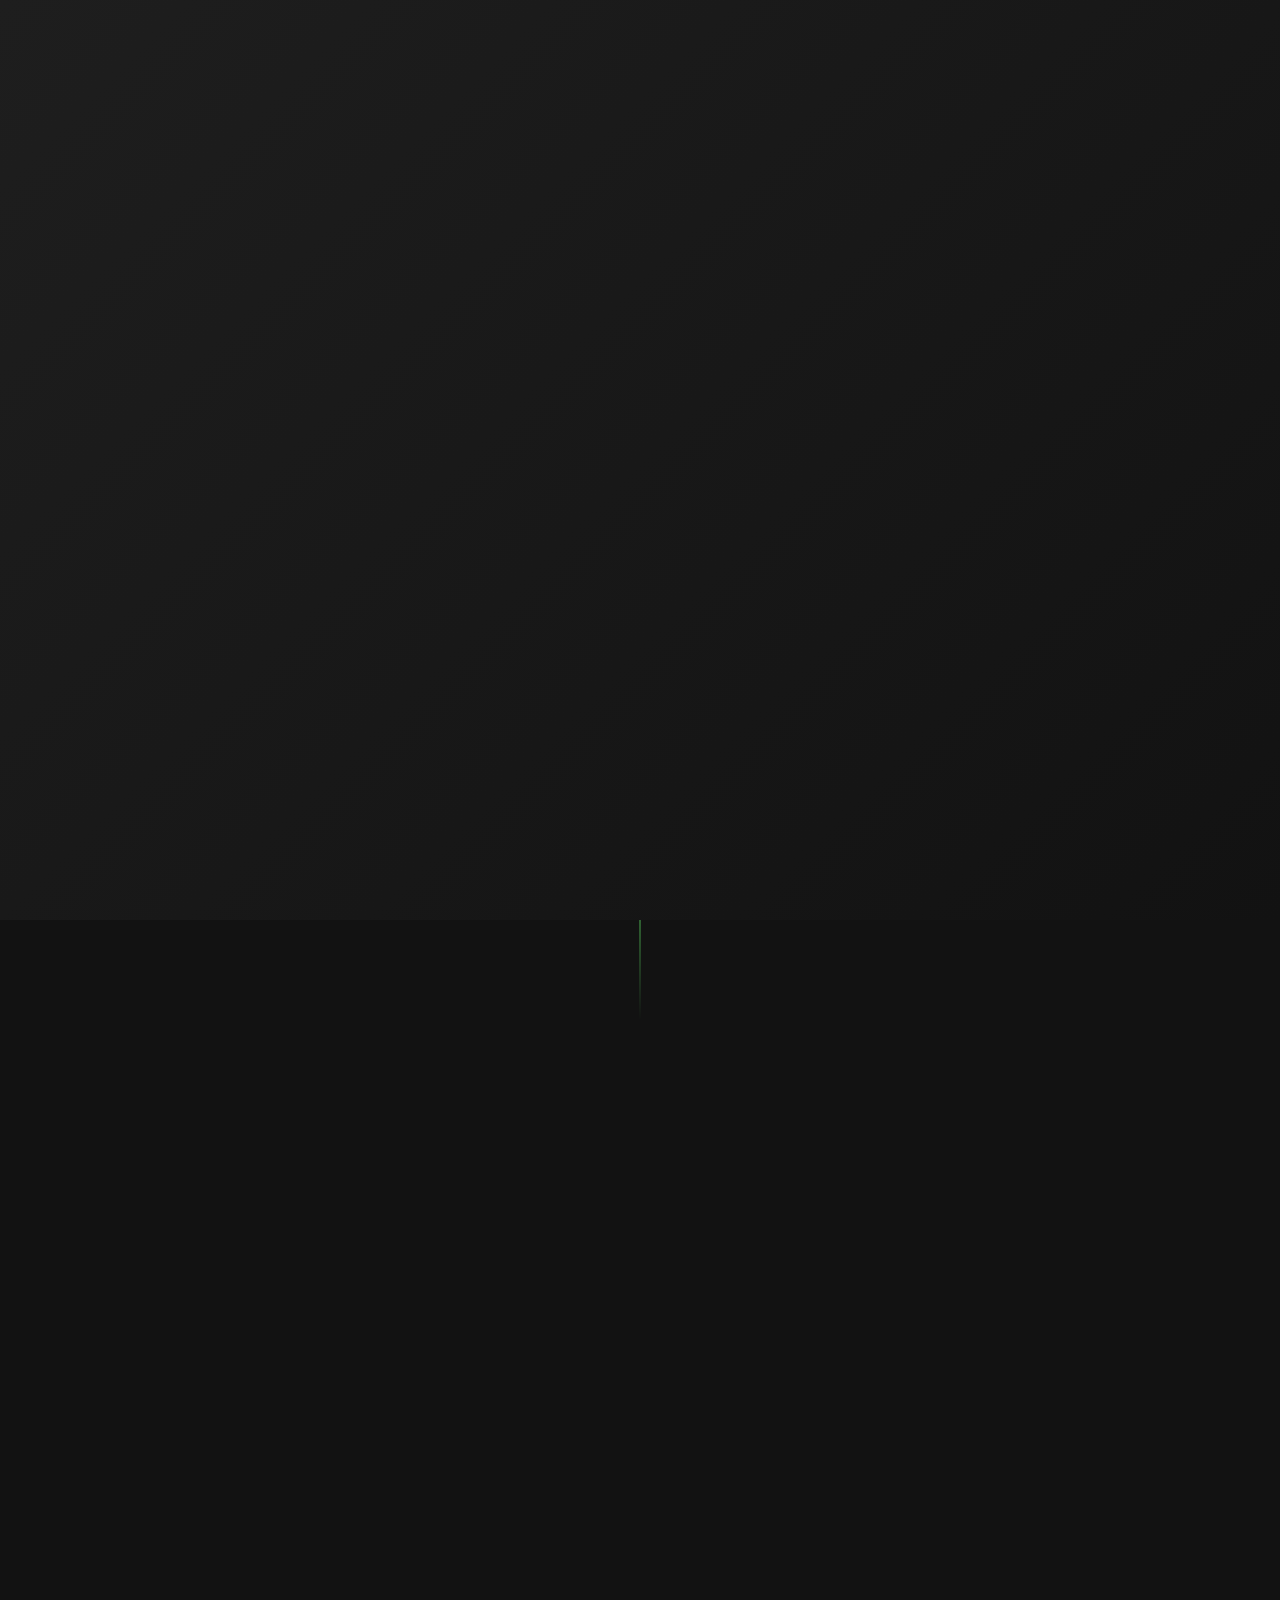
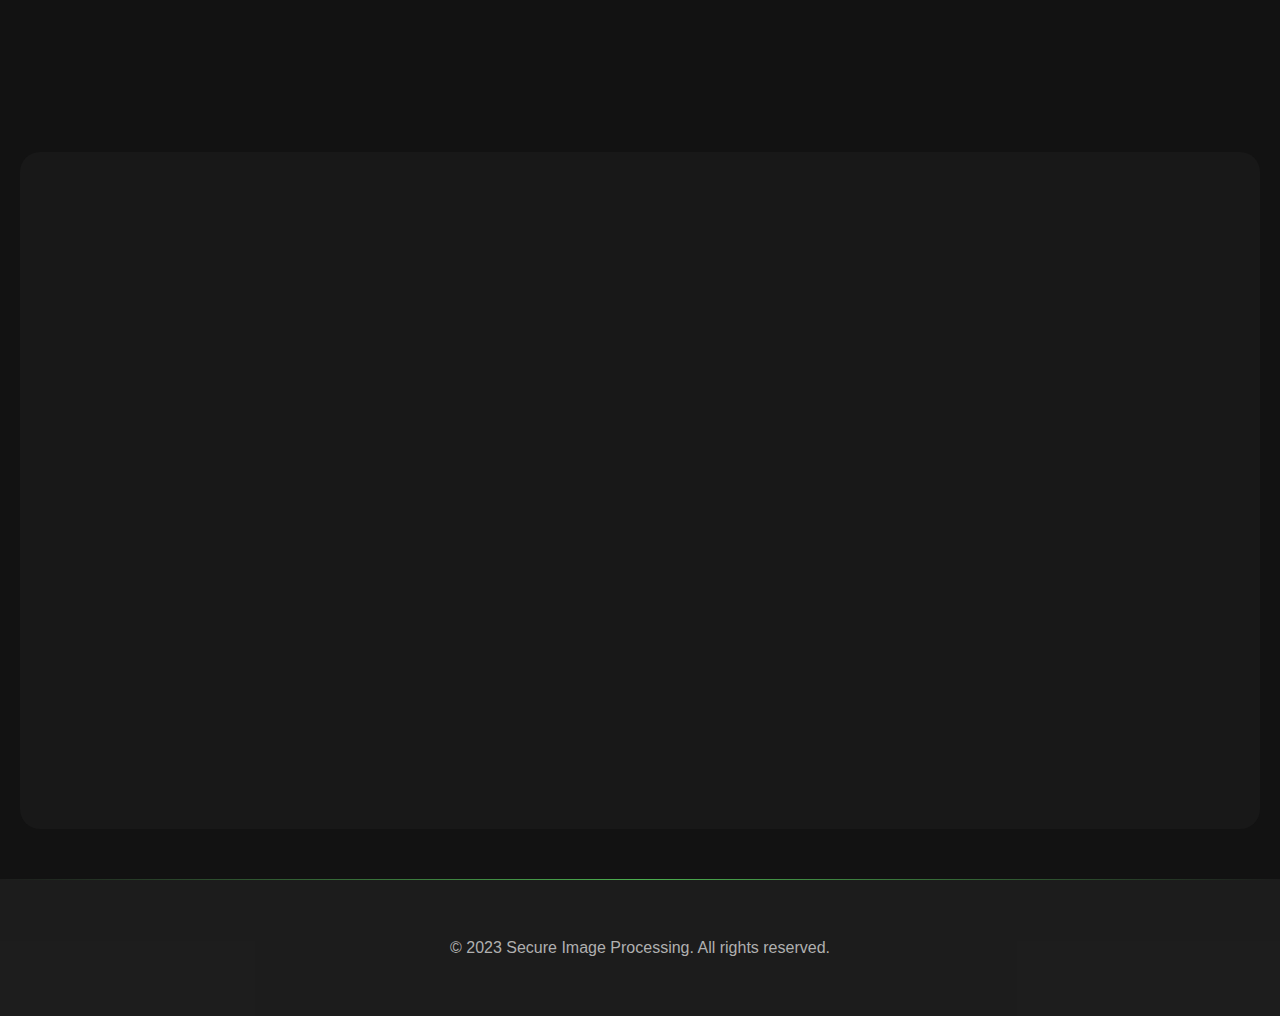
<file: frontend/index.html>
<!DOCTYPE html>
<html lang="en">
<head>
    <meta charset="UTF-8">
    <meta name="viewport" content="width=device-width, initial-scale=1.0">
    <title>Welcome - Secure Image Processing</title>
    <style>
        :root {
            --primary: #4CAF50;      /* Green */
            --primary-dark: #3e8e41;
            --primary-light: #81c784;
            --accent: #8e24aa;       /* Purple accent */
            --accent-light: #b39ddb;
            --bg-dark: #121212;
            --bg-card: #1E1E1E;
            --bg-card-hover: #2A2A2A;
            --text-primary: #FFFFFF;
            --text-secondary: #B0B0B0;
            --shadow-sm: 0 4px 6px rgba(0, 0, 0, 0.1);
            --shadow-md: 0 6px 15px rgba(0, 0, 0, 0.2);
            --shadow-lg: 0 10px 25px rgba(0, 0, 0, 0.3);
        }

        body {
            background-color: var(--bg-dark);
            color: var(--text-primary);
            font-family: 'Segoe UI', Arial, sans-serif;
            margin: 0;
            padding: 0;
            line-height: 1.6;
            overflow-x: hidden;
        }

        .hero {
            background: linear-gradient(135deg, #1E1E1E 0%, #121212 100%);
            padding: 120px 0 80px;
            text-align: center;
            position: relative;
            overflow: hidden;
            min-height: 80vh;
            display: flex;
            align-items: center;
            justify-content: center;
        }

        .hero::before {
            content: '';
            position: absolute;
            top: 0;
            left: 0;
            width: 100%;
            height: 100%;
            background: url('https://cdn.pixabay.com/photo/2018/01/17/20/22/analytics-3088958_1280.jpg') center/cover;
            opacity: 0.08;
            z-index: 0;
            filter: contrast(1.2) saturate(0.8);
        }

        .hero-content {
            position: relative;
            z-index: 1;
            max-width: 1000px;
            margin: 0 auto;
            padding: 0 20px;
            animation: fadeInUp 1s ease forwards;
        }

        .hero-badge {
            background: linear-gradient(90deg, var(--primary), var(--accent));
            display: inline-block;
            padding: 8px 16px;
            border-radius: 50px;
            font-size: 0.95rem;
            font-weight: 600;
            margin-bottom: 30px;
            letter-spacing: 1px;
            text-transform: uppercase;
            box-shadow: 0 4px 15px rgba(0, 0, 0, 0.2);
            opacity: 0;
            animation: fadeInUp 1s ease 0.1s forwards;
        }

        h1 {
            color: var(--primary);
            font-size: 4rem;
            margin-bottom: 20px;
            text-shadow: 0 2px 10px rgba(0, 0, 0, 0.3);
            opacity: 0;
            animation: fadeInUp 1s ease 0.2s forwards;
            line-height: 1.2;
        }

        .subtitle {
            font-size: 1.5rem;
            color: var(--text-secondary);
            margin-bottom: 40px;
            opacity: 0;
            animation: fadeInUp 1s ease 0.4s forwards;
            max-width: 700px;
            margin-left: auto;
            margin-right: auto;
        }

        .cta-buttons {
            opacity: 0;
            animation: fadeInUp 1s ease 0.6s forwards;
            display: flex;
            gap: 20px;
            justify-content: center;
            flex-wrap: wrap;
        }

        .cta-button {
            display: inline-flex;
            align-items: center;
            justify-content: center;
            background-color: var(--primary);
            color: white;
            padding: 15px 32px;
            height: 56px;
            border-radius: 50px;
            text-decoration: none;
            font-weight: 600;
            letter-spacing: 0.5px;
            transition: all 0.3s ease;
            border: none;
            position: relative;
            overflow: hidden;
            z-index: 1;
            box-shadow: 0 4px 15px rgba(76, 175, 80, 0.3);
            font-size: 1.1rem;
            min-width: 180px;
        }

        .cta-button.secondary {
            background-color: transparent;
            border: 2px solid var(--accent);
            color: var(--accent);
            box-shadow: none;
        }

        .cta-button.secondary:hover {
            background-color: var(--accent);
            color: white;
            transform: translateY(-3px);
            box-shadow: 0 7px 20px rgba(142, 36, 170, 0.3);
        }

        .cta-button:before {
            content: '';
            position: absolute;
            top: 0;
            left: -100%;
            width: 100%;
            height: 100%;
            background: linear-gradient(90deg, transparent, rgba(255, 255, 255, 0.2), transparent);
            transition: 0.5s;
            z-index: -1;
        }

        .cta-button:hover {
            background-color: var(--primary-dark);
            box-shadow: 0 7px 20px rgba(76, 175, 80, 0.5);
            transform: translateY(-3px);
        }

        .cta-button:hover:before {
            left: 100%;
        }

        .features {
            padding: 120px 20px;
            max-width: 1200px;
            margin: 0 auto;
            position: relative;
        }

        .features::before {
            content: '';
            position: absolute;
            top: 0;
            left: 50%;
            transform: translateX(-50%);
            width: 1px;
            height: 100px;
            background: linear-gradient(to bottom, var(--primary), transparent);
        }

        .section-title {
            text-align: center;
            color: var(--primary);
            font-size: 2.5rem;
            margin-bottom: 70px;
            position: relative;
            opacity: 0;
            transform: translateY(30px);
            transition: opacity 0.8s ease, transform 0.8s ease;
        }

        .section-visible .section-title {
            opacity: 1;
            transform: translateY(0);
        }

        .section-title:after {
            content: '';
            position: absolute;
            bottom: -15px;
            left: 50%;
            transform: translateX(-50%);
            width: 0;
            height: 3px;
            background: linear-gradient(90deg, var(--primary), var(--accent));
            transition: width 1.2s ease 0.3s;
        }

        .section-visible .section-title:after {
            width: 80px;
        }

        .feature-grid {
            display: grid;
            grid-template-columns: repeat(auto-fit, minmax(350px, 1fr));
            gap: 40px;
        }

        .feature-card {
            background-color: var(--bg-card);
            border-radius: 16px;
            padding: 40px 30px;
            box-shadow: var(--shadow-md);
            transition: transform 0.5s ease, box-shadow 0.5s ease, opacity 0.5s ease;
            border: 1px solid #333;
            opacity: 0;
            transform: translateY(40px);
            display: flex;
            flex-direction: column;
            align-items: flex-start;
            position: relative;
            overflow: hidden;
        }

        .feature-card::before {
            content: '';
            position: absolute;
            top: 0;
            left: 0;
            width: 4px;
            height: 0;
            background: linear-gradient(to bottom, var(--primary), var(--accent));
            transition: height 0.5s ease;
        }

        .feature-card:hover::before {
            height: 100%;
        }

        .feature-card:nth-child(1) {
            transition-delay: 0.1s;
        }

        .feature-card:nth-child(2) {
            transition-delay: 0.3s;
        }

        .feature-card:nth-child(3) {
            transition-delay: 0.5s;
        }

        .section-visible .feature-card {
            opacity: 1;
            transform: translateY(0);
        }

        .feature-card:hover {
            transform: translateY(-10px);
            box-shadow: var(--shadow-lg);
            background-color: var(--bg-card-hover);
        }

        .feature-icon {
            font-size: 2.5rem;
            color: var(--primary);
            margin-bottom: 25px;
            background: rgba(76, 175, 80, 0.1);
            width: 70px;
            height: 70px;
            border-radius: 50%;
            display: flex;
            align-items: center;
            justify-content: center;
            border: 1px dashed rgba(76, 175, 80, 0.3);
            transition: transform 0.3s ease, background-color 0.3s ease;
        }

        .feature-card:hover .feature-icon {
            transform: scale(1.1);
            background: rgba(76, 175, 80, 0.2);
        }

        .feature-title {
            color: var(--primary);
            font-size: 1.5rem;
            margin-bottom: 15px;
            transition: color 0.3s ease;
        }

        .feature-card:hover .feature-title {
            color: var(--primary-light);
        }

        .feature-desc {
            color: var(--text-secondary);
            line-height: 1.7;
        }

        .security {
            padding: 120px 20px;
            max-width: 1200px;
            margin: 0 auto;
            background-color: rgba(30, 30, 30, 0.5);
            border-radius: 20px;
        }

        .security-cards {
            display: grid;
            grid-template-columns: repeat(auto-fit, minmax(320px, 1fr));
            gap: 30px;
        }

        .security-card {
            background-color: var(--bg-card);
            border-radius: 16px;
            padding: 30px;
            box-shadow: var(--shadow-md);
            opacity: 0;
            transform: translateY(40px);
            transition: opacity 0.5s ease, transform 0.5s ease, box-shadow 0.3s ease;
            position: relative;
            overflow: hidden;
            z-index: 1;
        }

        .security-card::after {
            content: '';
            position: absolute;
            bottom: 0;
            right: 0;
            width: 100px;
            height: 100px;
            background: linear-gradient(135deg, transparent 50%, rgba(76, 175, 80, 0.1) 50%);
            z-index: -1;
            transition: transform 0.5s ease;
        }

        .security-card:hover::after {
            transform: scale(1.5);
        }

        .security-card:nth-child(1) {
            transition-delay: 0.1s;
        }

        .security-card:nth-child(2) {
            transition-delay: 0.3s;
        }

        .security-card:nth-child(3) {
            transition-delay: 0.5s;
        }

        .section-visible .security-card {
            opacity: 1;
            transform: translateY(0);
        }

        .security-card:hover {
            box-shadow: var(--shadow-lg);
            transform: translateY(-5px);
        }

        .security-title {
            color: var(--primary);
            font-size: 1.3rem;
            margin-bottom: 15px;
            display: flex;
            align-items: center;
        }

        .security-icon {
            margin-right: 15px;
            background: rgba(76, 175, 80, 0.1);
            width: 50px;
            height: 50px;
            border-radius: 12px;
            display: flex;
            align-items: center;
            justify-content: center;
            transition: transform 0.3s ease;
        }

        .security-card:hover .security-icon {
            transform: rotateY(180deg);
        }

        .security-title span {
            margin-left: 10px;
        }

        footer {
            background-color: rgba(30, 30, 30, 0.9);
            color: var(--text-secondary);
            text-align: center;
            padding: 40px 0;
            margin-top: 50px;
            position: relative;
        }

        footer::before {
            content: '';
            position: absolute;
            top: 0;
            left: 0;
            width: 100%;
            height: 1px;
            background: linear-gradient(90deg, transparent, var(--primary), transparent);
        }

        /* Scroll Animation Keyframes */
        @keyframes fadeInUp {
            from {
                opacity: 0;
                transform: translateY(40px);
            }
            to {
                opacity: 1;
                transform: translateY(0);
            }
        }

        /* Scroll Progress Bar */
        .progress-container {
            position: fixed;
            top: 0;
            z-index: 1000;
            width: 100%;
            height: 4px;
            background: transparent;
        }

        .progress-bar {
            height: 4px;
            background: linear-gradient(90deg, var(--primary), var(--accent));
            width: 0%;
            border-radius: 0 2px 2px 0;
            box-shadow: 0 0 10px rgba(76, 175, 80, 0.5);
            transition: width 0.1s ease;
        }

        /* Responsive Styles */
        @media (max-width: 768px) {
            h1 {
                font-size: 2.5rem;
            }

            .subtitle {
                font-size: 1.2rem;
            }

            .feature-grid {
                grid-template-columns: 1fr;
            }

            .section-title {
                font-size: 2rem;
            }
        }
    </style>
</head>
<body>
    <div class="progress-container">
        <div class="progress-bar" id="progressBar"></div>
    </div>

    <section class="hero">
        <div class="hero-content">
            <div class="hero-badge">Advanced Security</div>
            <h1>Secure Image Processing and Transmission</h1>
            <div class="subtitle">A comprehensive solution for encrypting, processing, and securely transmitting digital images with end-to-end protection</div>
            <div class="cta-buttons">
                <a href="home.html" class="cta-button">Get Started</a>
                <a href="#features" class="cta-button secondary">Learn More</a>
            </div>
        </div>
    </section>

    <section class="features" id="features">
        <h2 class="section-title">Key Features</h2>
        <div class="feature-grid">
            <div class="feature-card">
                <div class="feature-icon">🔒</div>
                <h3 class="feature-title">Advanced Encryption</h3>
                <p class="feature-desc">Use state-of-the-art encryption algorithms to protect your images from unauthorized access. Our encryption process ensures that only those with the correct key can view the original content.</p>
            </div>
            <div class="feature-card">
                <div class="feature-icon">🖼️</div>
                <h3 class="feature-title">Image Processing</h3>
                <p class="feature-desc">Apply various transformations and effects to your images before encrypting them. Options include rotation, grayscale conversion, flipping, and Gaussian blur for complete workflow integration.</p>
            </div>
            <div class="feature-card">
                <div class="feature-icon">📡</div>
                <h3 class="feature-title">Secure Transmission</h3>
                <p class="feature-desc">Transmit your encrypted images across networks with confidence. Our application ensures that your data remains protected throughout the entire transmission process with minimal overhead.</p>
            </div>
        </div>
    </section>

    <section class="security" id="securitySection">
        <h2 class="section-title">Security Features</h2>
        <div class="security-cards">
            <div class="security-card">
                <div class="security-title">
                    <div class="security-icon">🔐</div>
                    <span>End-to-End Encryption</span>
                </div>
                <p>Your images are encrypted from the moment they're processed and remain encrypted until you choose to decrypt them, ensuring complete privacy throughout the entire process.</p>
            </div>
            <div class="security-card">
                <div class="security-title">
                    <div class="security-icon">🔑</div>
                    <span>User-controlled Keys</span>
                </div>
                <p>You maintain complete control over your encryption keys, ensuring that only you can access your encrypted data. No third parties, not even our servers, can access your keys.</p>
            </div>
            <div class="security-card">
                <div class="security-title">
                    <div class="security-icon">🛡️</div>
                    <span>No Server Storage</span>
                </div>
                <p>Your images and keys are never stored on our servers, eliminating the risk of data breaches. All processing happens locally on your device for maximum security.</p>
            </div>
        </div>
    </section>

    <footer>
        <p>&copy; 2023 Secure Image Processing. All rights reserved.</p>
    </footer>

    <script>
        // Smooth scroll for anchor links
        document.querySelectorAll('a[href^="#"]').forEach(anchor => {
            anchor.addEventListener('click', function (e) {
                e.preventDefault();
                
                document.querySelector(this.getAttribute('href')).scrollIntoView({
                    behavior: 'smooth'
                });
            });
        });
        
        // Scroll animation for sections
        document.addEventListener('DOMContentLoaded', function() {
            // Initialize scroll observer
            const sections = document.querySelectorAll('.features, .security');
            
            const observerOptions = {
                root: null,
                rootMargin: '0px',
                threshold: 0.25
            };

            const observer = new IntersectionObserver(function(entries, observer) {
                entries.forEach(entry => {
                    if (entry.isIntersecting) {
                        entry.target.classList.add('section-visible');
                    }
                });
            }, observerOptions);

            sections.forEach(section => {
                observer.observe(section);
            });

            // Progress bar
            window.onscroll = function() {updateProgressBar()};

            function updateProgressBar() {
                const winScroll = document.body.scrollTop || document.documentElement.scrollTop;
                const height = document.documentElement.scrollHeight - document.documentElement.clientHeight;
                const scrolled = (winScroll / height) * 100;
                document.getElementById("progressBar").style.width = scrolled + "%";
            }
        });
    </script>
</body>
</html>
</file>
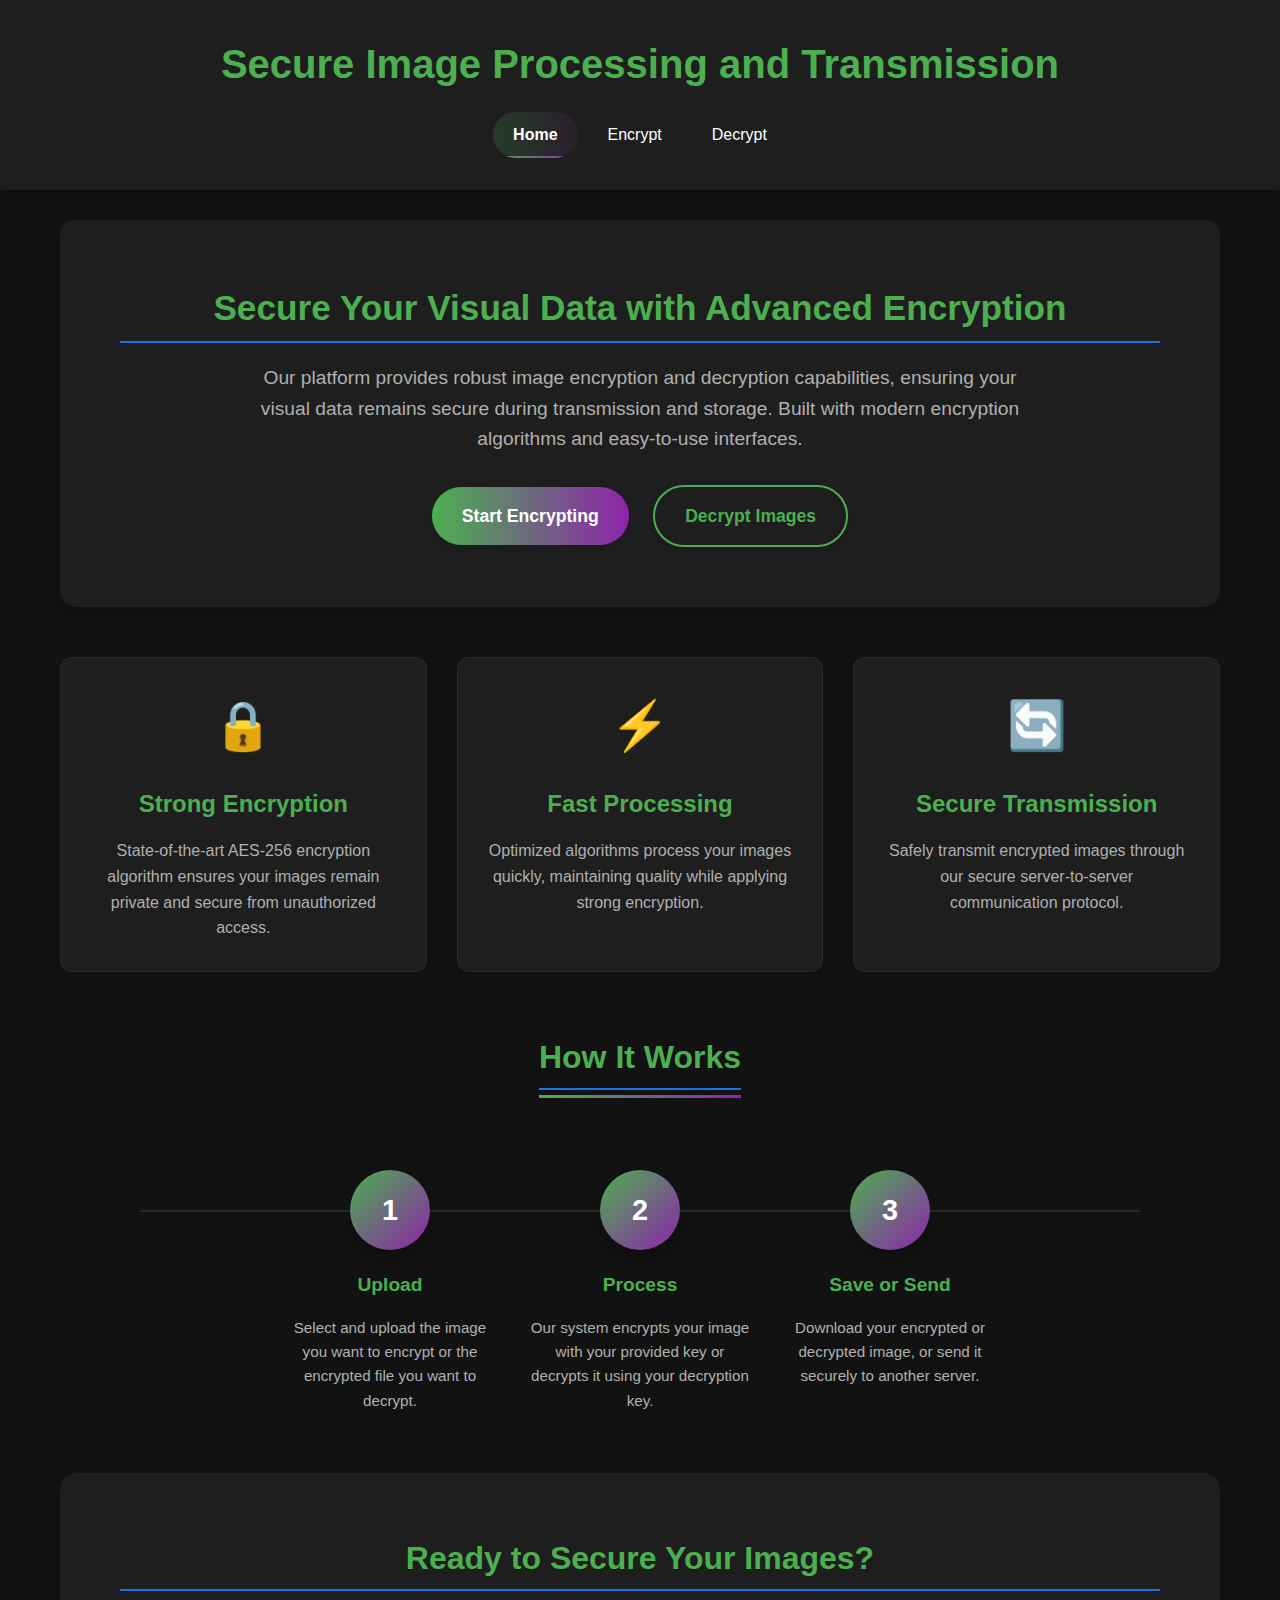
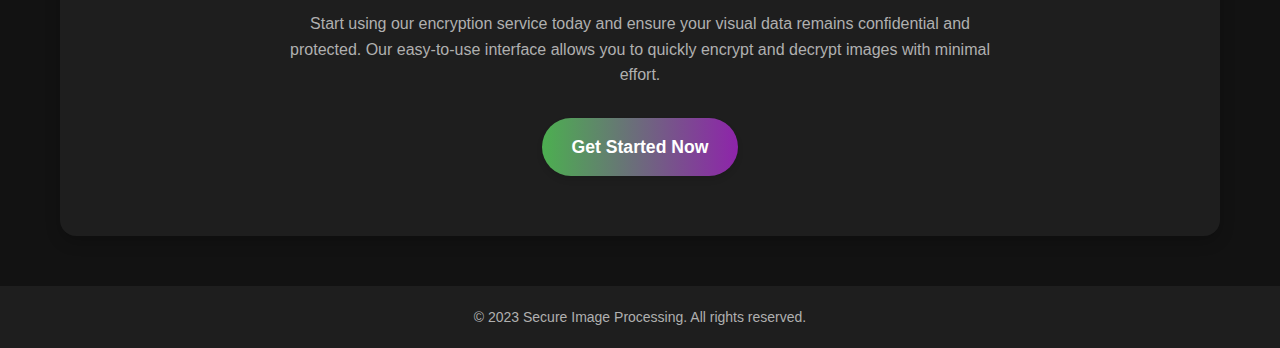
<file: frontend/home.html>
<!DOCTYPE html>
<html lang="en">
<head>
    <meta charset="UTF-8">
    <meta name="viewport" content="width=device-width, initial-scale=1.0">
    <title>Secure Image Processing - Home</title>
    <link rel="stylesheet" href="styles.css">
    <style>
        :root {
            --primary: #4CAF50;      /* Green */
            --primary-dark: #3e8e41;
            --primary-light: #81c784;
            --accent: #8e24aa;       /* Purple accent */
            --accent-light: #b39ddb;
            --bg-dark: #121212;
            --bg-card: #1E1E1E;
            --bg-card-hover: #2A2A2A;
            --text-primary: #FFFFFF;
            --text-secondary: #B0B0B0;
            --shadow-sm: 0 4px 6px rgba(0, 0, 0, 0.1);
            --shadow-md: 0 6px 15px rgba(0, 0, 0, 0.2);
            --shadow-lg: 0 10px 25px rgba(0, 0, 0, 0.3);
        }
        
        body {
            background-color: var(--bg-dark);
            color: var(--text-primary);
            font-family: 'Segoe UI', Arial, sans-serif;
            margin: 0;
            padding: 0;
            line-height: 1.6;
        }

        .container {
            max-width: 1200px;
            margin: 0 auto;
            padding: 0 20px;
        }

        header {
            background-color: var(--bg-card);
            padding: 2rem;
            text-align: center;
            box-shadow: var(--shadow-md);
            position: relative;
            overflow: hidden;
        }

        header::before {
            content: '';
            position: absolute;
            top: 0;
            left: 0;
            width: 100%;
            height: 100%;
            background: url('https://cdn.pixabay.com/photo/2018/01/17/20/22/analytics-3088958_1280.jpg') center/cover;
            opacity: 0.05;
            z-index: 0;
        }

        header h1 {
            color: var(--primary);
            margin: 0;
            font-size: 2.5rem;
            position: relative;
            z-index: 1;
        }

        nav {
            margin-top: 1rem;
            position: relative;
            z-index: 1;
        }

        .nav-link {
            color: var(--text-primary);
            text-decoration: none;
            padding: 10px 20px;
            margin: 0 5px;
            border-radius: 50px;
            transition: all 0.3s ease;
            display: inline-block;
            font-weight: 500;
            position: relative;
            overflow: hidden;
        }

        .nav-link:hover {
            background-color: rgba(76, 175, 80, 0.1);
            transform: translateY(-2px);
        }

        .nav-link.active {
            background: linear-gradient(90deg, rgba(76, 175, 80, 0.2), rgba(142, 36, 170, 0.1));
            font-weight: 600;
        }

        .nav-link.active::after {
            content: '';
            position: absolute;
            bottom: 0;
            left: 0;
            width: 100%;
            height: 2px;
            background: linear-gradient(90deg, var(--primary), var(--accent));
        }

        /* Hero section */
        .hero {
            background-color: var(--bg-card);
            border-radius: 16px;
            margin: 30px 0;
            padding: 60px;
            text-align: center;
            position: relative;
            overflow: hidden;
            box-shadow: var(--shadow-md);
        }

        .hero::before {
            content: '';
            position: absolute;
            top: 0;
            left: 0;
            width: 100%;
            height: 100%;
            background: url('https://cdn.pixabay.com/photo/2018/01/17/20/22/analytics-3088958_1280.jpg') center/cover;
            opacity: 0.05;
            z-index: 0;
            filter: contrast(1.2) saturate(0.8);
        }

        .hero h2 {
            color: var(--primary);
            font-size: 2.2rem;
            margin-bottom: 20px;
            position: relative;
            z-index: 1;
        }

        .hero p {
            font-size: 1.2rem;
            margin-bottom: 30px;
            max-width: 800px;
            margin-left: auto;
            margin-right: auto;
            color: var(--text-secondary);
            position: relative;
            z-index: 1;
        }

        .cta-button {
            display: inline-block;
            background: linear-gradient(90deg, var(--primary), var(--accent));
            color: white;
            padding: 15px 30px;
            border-radius: 50px;
            text-decoration: none;
            font-weight: 600;
            transition: all 0.3s ease;
            position: relative;
            z-index: 1;
            box-shadow: var(--shadow-sm);
            border: none;
            cursor: pointer;
            font-size: 1.1rem;
            margin: 0 10px;
        }

        .cta-button:hover {
            transform: translateY(-3px);
            box-shadow: var(--shadow-md);
        }

        .cta-button.outline {
            background: transparent;
            color: var(--primary);
            border: 2px solid var(--primary);
        }

        .cta-button.outline:hover {
            background-color: rgba(76, 175, 80, 0.1);
        }

        /* Features section */
        .features {
            display: grid;
            grid-template-columns: repeat(auto-fit, minmax(300px, 1fr));
            gap: 30px;
            margin: 50px 0;
        }

        .feature-card {
            background-color: var(--bg-card);
            border-radius: 12px;
            padding: 30px;
            text-align: center;
            box-shadow: var(--shadow-sm);
            transition: transform 0.3s ease, box-shadow 0.3s ease;
            position: relative;
            overflow: hidden;
            border: 1px solid rgba(255, 255, 255, 0.05);
        }

        .feature-card:hover {
            transform: translateY(-5px);
            box-shadow: var(--shadow-md);
            border-color: rgba(76, 175, 80, 0.2);
        }

        .feature-card::before {
            content: '';
            position: absolute;
            top: 0;
            left: 0;
            width: 100%;
            height: 5px;
            background: linear-gradient(90deg, var(--primary), var(--accent));
            transform: scaleX(0);
            transform-origin: left;
            transition: transform 0.3s ease;
        }

        .feature-card:hover::before {
            transform: scaleX(1);
        }

        .feature-icon {
            font-size: 3rem;
            margin-bottom: 20px;
            color: var(--primary);
        }

        .feature-card h3 {
            color: var(--primary);
            margin-bottom: 15px;
            font-size: 1.5rem;
        }

        .feature-card p {
            color: var(--text-secondary);
        }

        /* How it works section */
        .how-it-works {
            margin: 60px 0;
            text-align: center;
        }

        .how-it-works h2 {
            color: var(--primary);
            font-size: 2rem;
            margin-bottom: 50px;
            position: relative;
            display: inline-block;
        }

        .how-it-works h2::after {
            content: '';
            position: absolute;
            bottom: -10px;
            left: 0;
            width: 100%;
            height: 3px;
            background: linear-gradient(90deg, var(--primary), var(--accent));
        }

        .steps {
            display: flex;
            justify-content: center;
            margin-top: 30px;
            position: relative;
            padding: 0 20px;
            max-width: 1000px;
            margin-left: auto;
            margin-right: auto;
        }

        .steps::before {
            content: '';
            position: absolute;
            top: 40px;
            left: 0;
            width: 100%;
            height: 2px;
            background-color: rgba(255, 255, 255, 0.1);
            z-index: 0;
        }

        .step {
            flex: 1;
            position: relative;
            z-index: 1;
            padding: 0 15px;
            max-width: 250px;
        }

        .step-number {
            width: 80px;
            height: 80px;
            border-radius: 50%;
            background: linear-gradient(135deg, var(--primary), var(--accent));
            color: white;
            display: flex;
            align-items: center;
            justify-content: center;
            font-size: 1.8rem;
            font-weight: bold;
            margin: 0 auto 20px;
            box-shadow: var(--shadow-md);
        }

        .step h3 {
            color: var(--primary);
            margin-bottom: 15px;
        }

        .step p {
            color: var(--text-secondary);
            font-size: 0.95rem;
        }

        /* CTA section */
        .cta-section {
            background-color: var(--bg-card);
            border-radius: 16px;
            padding: 60px;
            margin: 50px 0;
            text-align: center;
            box-shadow: var(--shadow-md);
            position: relative;
            overflow: hidden;
        }

        .cta-section::before {
            content: '';
            position: absolute;
            top: 0;
            left: 0;
            width: 100%;
            height: 100%;
            background: url('https://cdn.pixabay.com/photo/2018/01/17/20/22/analytics-3088958_1280.jpg') center/cover;
            opacity: 0.05;
            z-index: 0;
            filter: contrast(1.2) saturate(0.8);
        }

        .cta-section h2 {
            color: var(--primary);
            font-size: 2rem;
            margin-bottom: 20px;
            position: relative;
            z-index: 1;
        }

        .cta-section p {
            color: var(--text-secondary);
            margin-bottom: 30px;
            max-width: 700px;
            margin-left: auto;
            margin-right: auto;
            position: relative;
            z-index: 1;
        }

        /* Footer */
        footer {
            background-color: var(--bg-card);
            color: var(--text-secondary);
            text-align: center;
            padding: 20px;
            margin-top: 50px;
        }

        /* Media queries */
        @media (max-width: 768px) {
            .hero {
                padding: 40px 20px;
            }
            
            .features {
                grid-template-columns: 1fr;
            }
            
            .steps {
                flex-direction: column;
                align-items: center;
            }
            
            .steps::before {
                display: none;
            }
            
            .step {
                margin-bottom: 40px;
            }
            
            .cta-section {
                padding: 40px 20px;
            }
        }
    </style>
</head>
<body>
    <header>
        <h1>Secure Image Processing and Transmission</h1>
        <nav>
            <a href="home.html" class="nav-link active">Home</a>
            <a href="encrypt.html" class="nav-link">Encrypt</a>
            <a href="decrypt.html" class="nav-link">Decrypt</a>
        </nav>
    </header>

    <div class="container">
        <section class="hero">
            <h2>Secure Your Visual Data with Advanced Encryption</h2>
            <p>Our platform provides robust image encryption and decryption capabilities, ensuring your visual data remains secure during transmission and storage. Built with modern encryption algorithms and easy-to-use interfaces.</p>
            <div>
                <a href="encrypt.html" class="cta-button">Start Encrypting</a>
                <a href="decrypt.html" class="cta-button outline">Decrypt Images</a>
            </div>
        </section>

        <section class="features">
            <div class="feature-card">
                <div class="feature-icon">🔒</div>
                <h3>Strong Encryption</h3>
                <p>State-of-the-art AES-256 encryption algorithm ensures your images remain private and secure from unauthorized access.</p>
            </div>
            <div class="feature-card">
                <div class="feature-icon">⚡</div>
                <h3>Fast Processing</h3>
                <p>Optimized algorithms process your images quickly, maintaining quality while applying strong encryption.</p>
            </div>
            <div class="feature-card">
                <div class="feature-icon">🔄</div>
                <h3>Secure Transmission</h3>
                <p>Safely transmit encrypted images through our secure server-to-server communication protocol.</p>
            </div>
        </section>

        <section class="how-it-works">
            <h2>How It Works</h2>
            <div class="steps">
                <div class="step">
                    <div class="step-number">1</div>
                    <h3>Upload</h3>
                    <p>Select and upload the image you want to encrypt or the encrypted file you want to decrypt.</p>
                </div>
                <div class="step">
                    <div class="step-number">2</div>
                    <h3>Process</h3>
                    <p>Our system encrypts your image with your provided key or decrypts it using your decryption key.</p>
                </div>
                <div class="step">
                    <div class="step-number">3</div>
                    <h3>Save or Send</h3>
                    <p>Download your encrypted or decrypted image, or send it securely to another server.</p>
                </div>
            </div>
        </section>

        <section class="cta-section">
            <h2>Ready to Secure Your Images?</h2>
            <p>Start using our encryption service today and ensure your visual data remains confidential and protected. Our easy-to-use interface allows you to quickly encrypt and decrypt images with minimal effort.</p>
            <a href="encrypt.html" class="cta-button">Get Started Now</a>
        </section>
    </div>

    <footer>
        <p>&copy; 2023 Secure Image Processing. All rights reserved.</p>
    </footer>
</body>
</html>
</file>
<file: frontend/styles.css>
/* Reset and base styles */
* {
    box-sizing: border-box;
    margin: 0;
    padding: 0;
}

body {
    font-family: 'Segoe UI', Tahoma, Geneva, Verdana, sans-serif;
    line-height: 1.6;
    color: #333;
    background-color: #f4f4f4;
    padding-bottom: 30px;
}

header {
    background-color: #1a73e8;
    color: white;
    text-align: center;
    padding: 30px 0 20px;
    margin-bottom: 30px;
    box-shadow: 0 3px 10px rgba(0, 0, 0, 0.1);
}

nav {
    display: flex;
    justify-content: center;
    margin-top: 15px;
}

.nav-link {
    color: white;
    text-decoration: none;
    padding: 8px 16px;
    margin: 0 5px;
    border-radius: 4px;
    transition: background-color 0.3s;
}

.nav-link:hover {
    background-color: rgba(255, 255, 255, 0.2);
}

.nav-link.active {
    background-color: rgba(255, 255, 255, 0.3);
}

.container {
    max-width: 1200px;
    margin: 0 auto;
    padding: 0 20px;
}

main {
    background-color: white;
    border-radius: 10px;
    box-shadow: 0 3px 10px rgba(0, 0, 0, 0.1);
    padding: 30px;
}

section {
    margin-bottom: 40px;
}

h1 {
    font-size: 2.5em;
    margin-bottom: 10px;
}

h2 {
    font-size: 1.8em;
    margin-bottom: 20px;
    color: #333;
    border-bottom: 2px solid #1a73e8;
    padding-bottom: 5px;
}

h3 {
    font-size: 1.2em;
    margin-bottom: 10px;
}

/* Upload and processing sections */
.upload-container, .processing-options, .transmission-options {
    background-color: #f9f9f9;
    padding: 20px;
    border-radius: 8px;
    margin-bottom: 20px;
}

input[type="file"] {
    margin-bottom: 15px;
    width: 100%;
}

input[type="text"], 
input[type="password"], 
input[type="number"],
select {
    width: 100%;
    padding: 10px;
    margin-bottom: 15px;
    border: 1px solid #ddd;
    border-radius: 4px;
}

label {
    display: block;
    margin-bottom: 5px;
    font-weight: 500;
}

.parameter-input, .encryption-input, .server-input, .image-id-input {
    margin-bottom: 15px;
}

/* Results section */
.result-container {
    display: flex;
    flex-wrap: wrap;
    justify-content: space-between;
    gap: 20px;
}

.image-preview {
    flex: 1;
    min-width: 250px;
    border: 1px solid #ddd;
    border-radius: 8px;
    padding: 15px;
    text-align: center;
}

.image-preview img {
    max-width: 100%;
    max-height: 300px;
    border-radius: 4px;
    display: none;
}

/* Button styles */
button {
    background-color: #1a73e8;
    color: white;
    border: none;
    padding: 10px 20px;
    cursor: pointer;
    border-radius: 4px;
    font-size: 16px;
    font-weight: 500;
    transition: background-color 0.3s;
}

button:hover {
    background-color: #155db7;
}

button:disabled {
    background-color: #a8a8a8;
    cursor: not-allowed;
}

.action-buttons {
    display: flex;
    gap: 15px;
    margin-top: 20px;
    flex-wrap: wrap;
}

.action-buttons button {
    flex: 1;
}

/* Status messages */
.status {
    padding: 10px;
    border-radius: 4px;
    margin-top: 10px;
}

.success {
    background-color: #d4edda;
    color: #155724;
}

.error {
    background-color: #fff0f0;
    border-left: 4px solid #e74c3c;
    padding: 15px;
    margin: 10px 0;
    border-radius: 4px;
}

.error strong {
    color: #e74c3c;
    font-weight: bold;
}

.error ul {
    margin-top: 10px;
    padding-left: 20px;
}

.error li {
    margin-bottom: 5px;
}

/* Mode cards on home page */
.mode-selection {
    text-align: center;
    padding: 20px;
    max-width: 800px;
    margin: 0 auto;
}

.mode-cards {
    display: flex;
    justify-content: space-around;
    margin-top: 30px;
    flex-wrap: wrap;
}

.mode-card {
    background-color: #fff;
    border-radius: 8px;
    box-shadow: 0 4px 12px rgba(0,0,0,0.1);
    padding: 30px;
    margin: 10px;
    width: 300px;
    text-align: center;
    transition: transform 0.3s ease, box-shadow 0.3s ease;
}

.mode-card:hover {
    transform: translateY(-5px);
    box-shadow: 0 6px 16px rgba(0,0,0,0.15);
}

.mode-btn {
    display: inline-block;
    background-color: #1a73e8;
    color: white;
    padding: 10px 20px;
    border-radius: 4px;
    text-decoration: none;
    font-weight: bold;
    transition: background-color 0.3s ease;
}

.mode-btn:hover {
    background-color: #155db7;
}

/* Footer */
footer {
    text-align: center;
    margin-top: 40px;
    color: #666;
    font-size: 14px;
    padding: 20px;
}

/* Responsive styling */
@media (max-width: 768px) {
    .result-container {
        flex-direction: column;
    }

    .image-preview {
        margin-bottom: 20px;
    }

    .action-buttons {
        flex-direction: column;
    }

    header {
        padding: 20px 0 15px;
    }

    h1 {
        font-size: 2em;
    }

    main {
        padding: 20px;
    }
}


.helper-text {
    font-size: 0.9em;
    color: #666;
    margin-bottom: 10px;
    font-style: italic;
}
</file>
